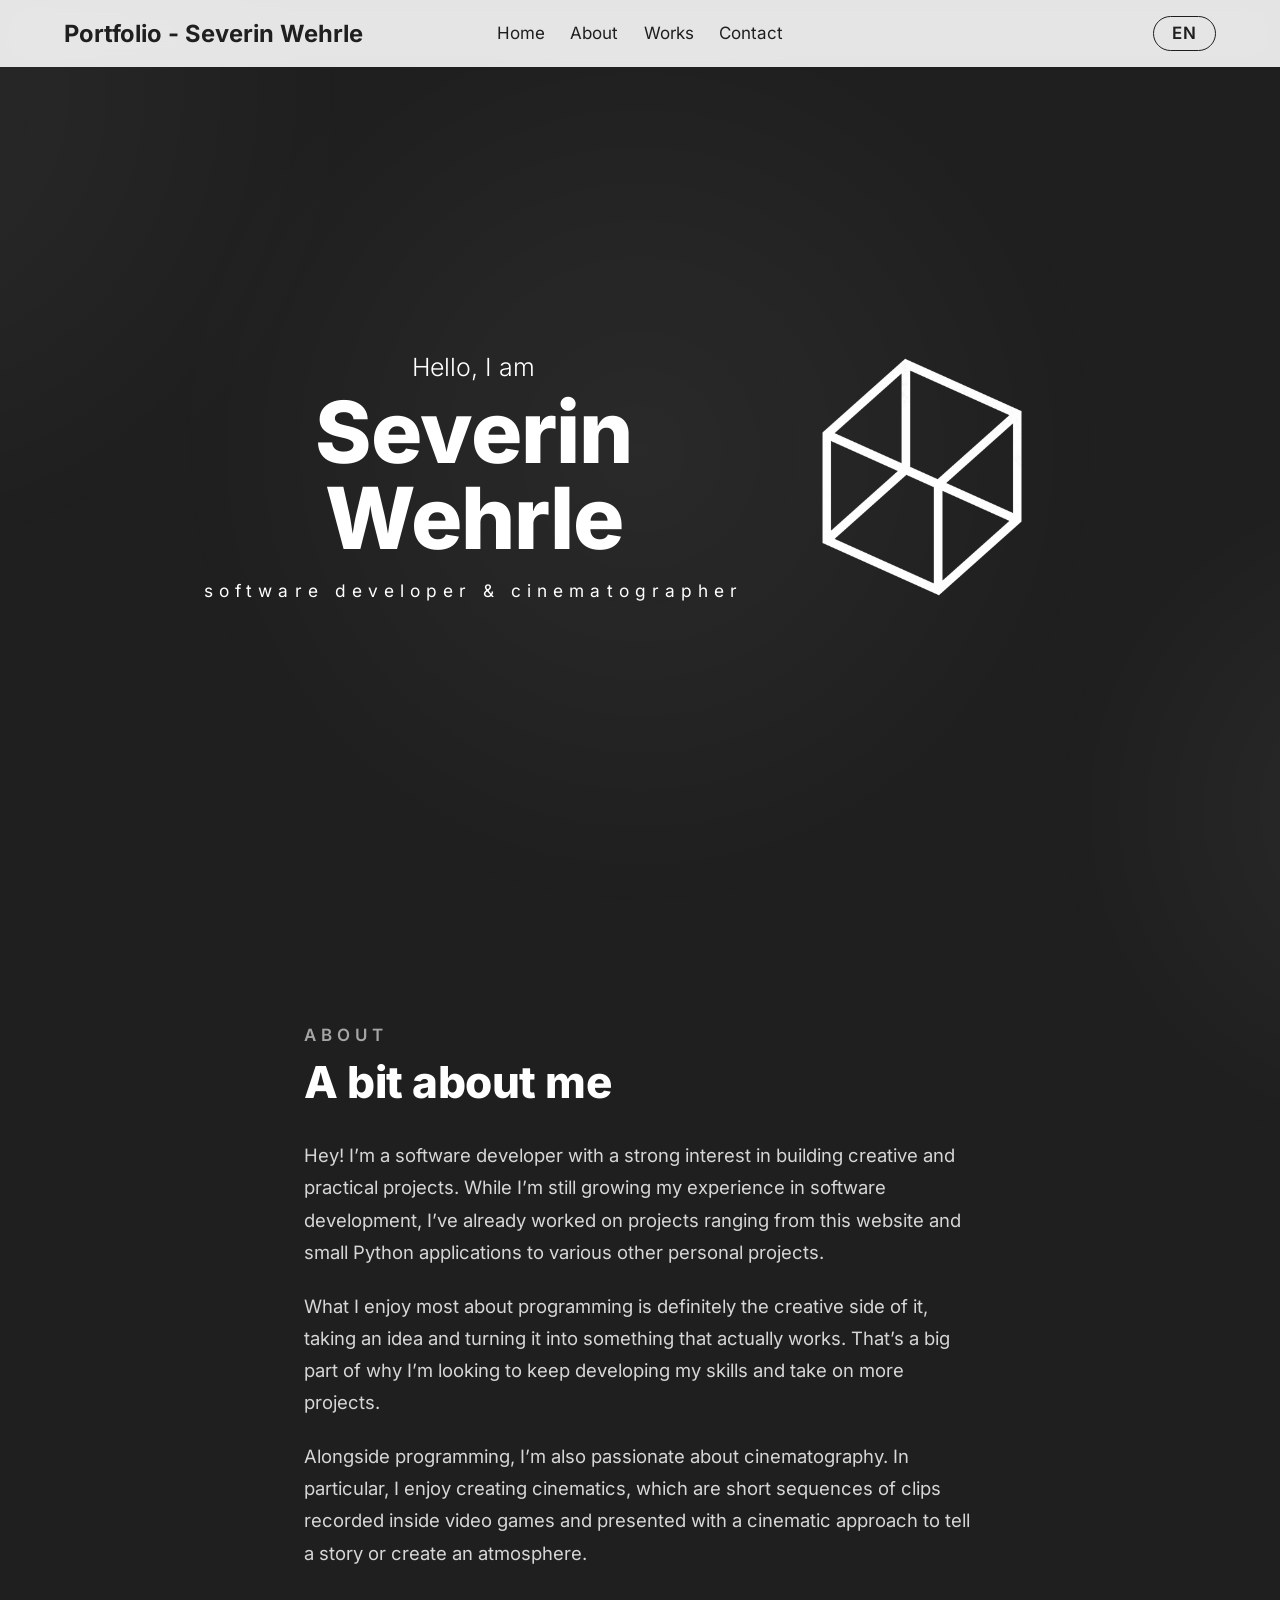
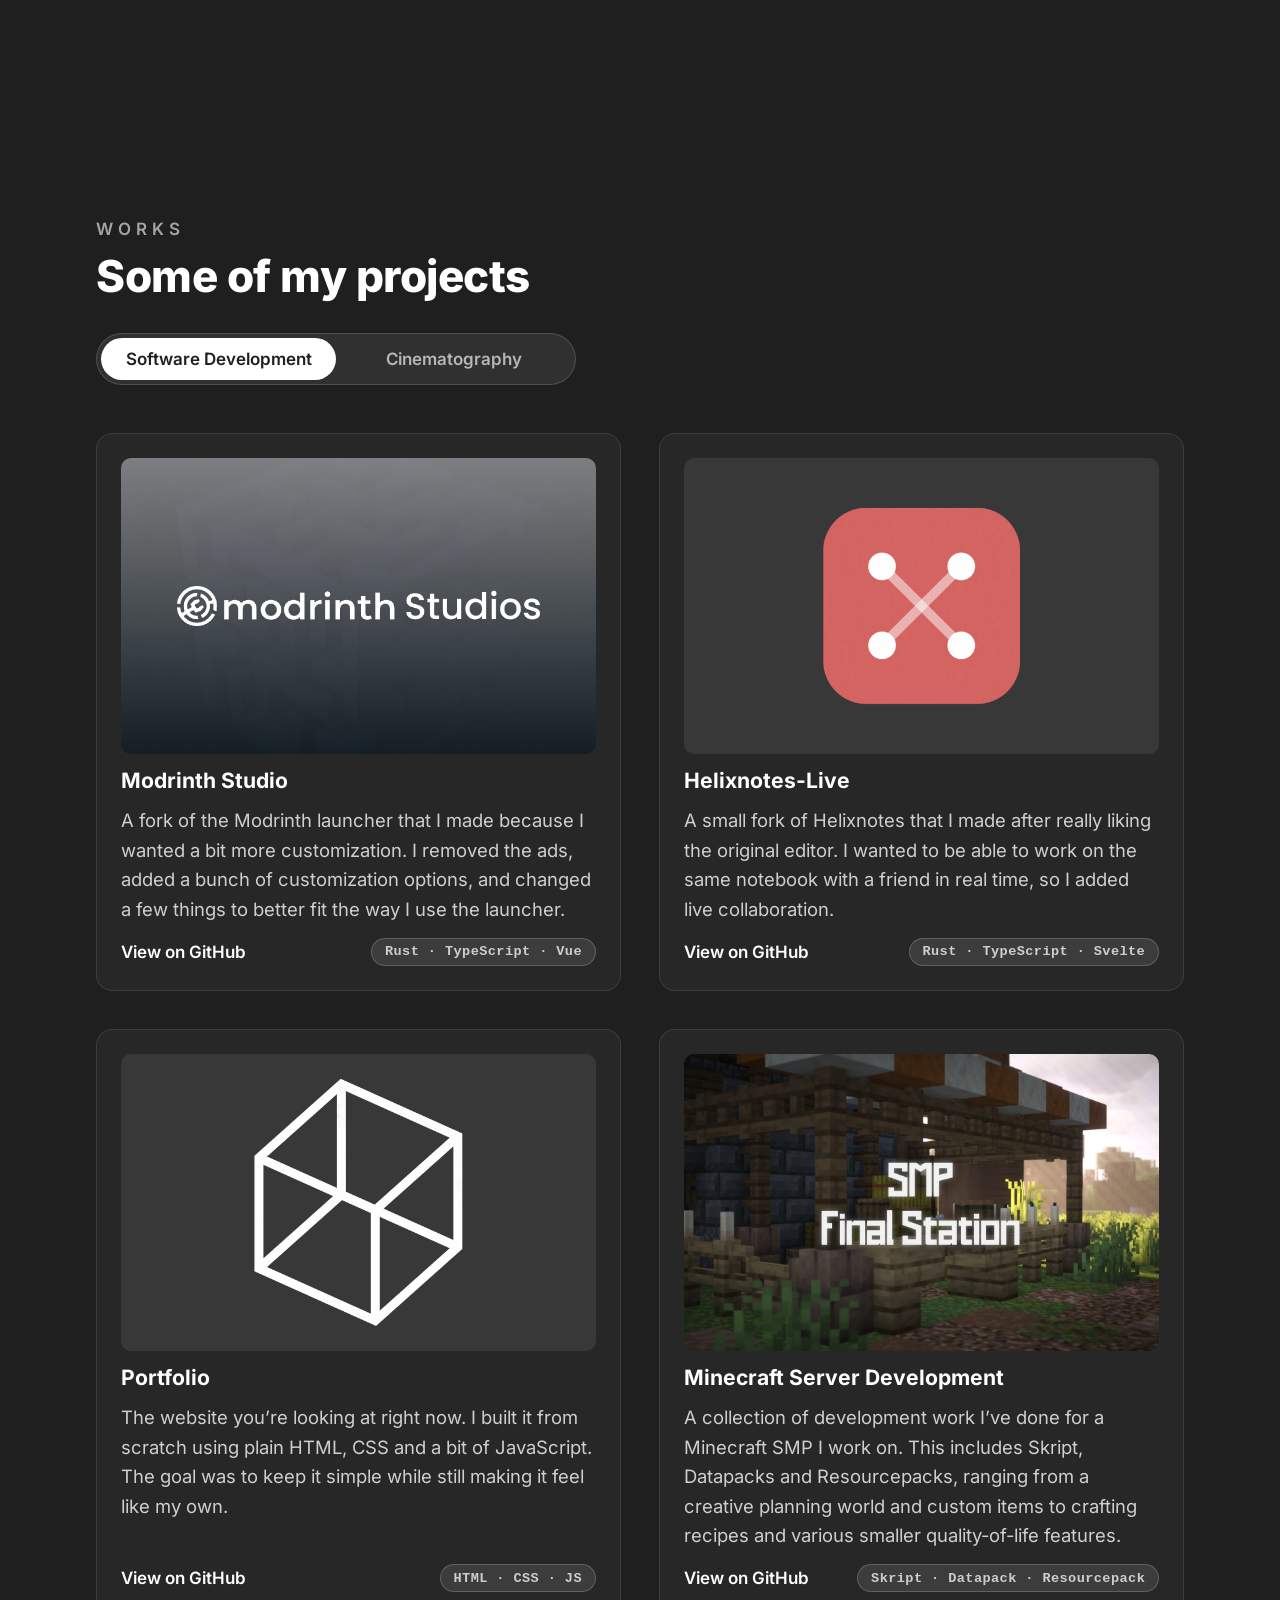
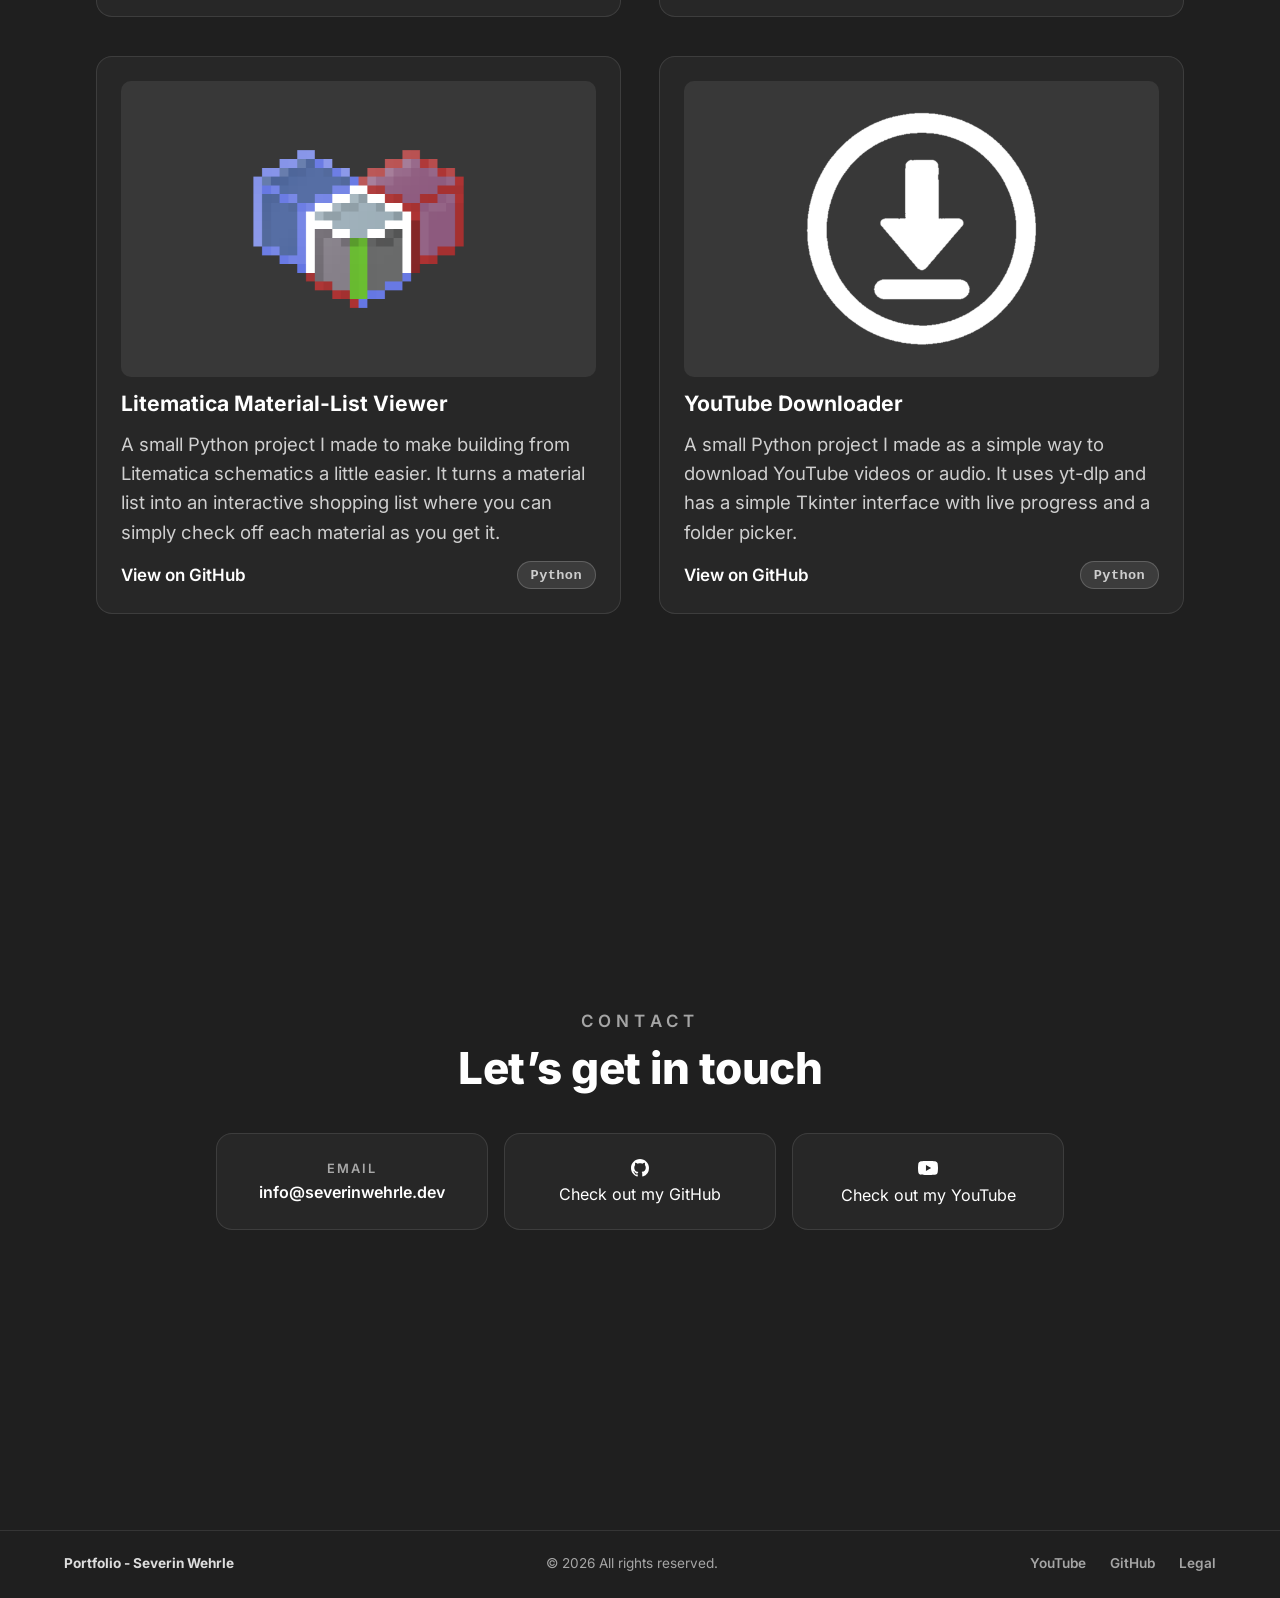
<file: index.html>
<!doctype html>
<html lang="en">
<head>
	<meta charset="UTF-8">
	<script>document.documentElement.classList.add('js');</script>
	<meta name="viewport" content="width=device-width, initial-scale=1">
	<meta name="description" content="Severin Wehrle - Portfolio. Software developer &amp; cinematographer." data-desc-en="Severin Wehrle - Portfolio. Software developer &amp; cinematographer." data-desc-de="Severin Wehrle - Portfolio. Softwareentwickler &amp; Filmemacher.">
	<link rel="canonical" href="https://severinwehrle.dev/">
	<link rel="icon" type="image/png" sizes="32x32" href="img/favicon-32.png">
	<link rel="apple-touch-icon" sizes="180x180" href="img/apple-touch-icon.png">
	<link rel="shortcut icon" href="/favicon.ico">
	<title data-en="Severin Wehrle Portfolio" data-de="Severin Wehrle Portfolio">Severin Wehrle Portfolio</title>

	<!-- Open Graph / Twitter Card -->
	<meta property="og:type" content="website">
	<meta property="og:url" content="https://severinwehrle.dev/">
	<meta property="og:title" content="Severin Wehrle - Portfolio">
	<meta property="og:description" content="Software developer &amp; cinematographer. Projects, works and contact.">
	<meta property="og:image" content="https://severinwehrle.dev/img/isoform-logo.png">
	<meta property="og:image:width" content="2048">
	<meta property="og:image:height" content="2048">
	<meta name="twitter:card" content="summary">
	<meta name="twitter:title" content="Severin Wehrle - Portfolio">
	<meta name="twitter:description" content="Software developer &amp; cinematographer. Projects, works and contact.">
	<meta name="twitter:image" content="https://severinwehrle.dev/img/isoform-logo.png">

	<link rel="stylesheet" href="css/style.css?v=20">
</head>
<body>
    <script>if ('scrollRestoration' in history) { history.scrollRestoration = 'manual'; }</script>
    <nav class="sticky-bar">
    <a href="#home" class="sticky-bar-title">
        <span class="nav-title">Portfolio - Severin Wehrle</span>
        <span class="tap-target" aria-hidden="true"></span>
    </a>

    <ul>
        <li><a href="#home" data-en="Home" data-de="Startseite">Home<span class="tap-target" aria-hidden="true"></span></a></li>
        <li><a href="#about" data-en="About" data-de="Über mich">About<span class="tap-target" aria-hidden="true"></span></a></li>
        <li><a href="#projects" data-en="Works" data-de="Projekte">Works<span class="tap-target" aria-hidden="true"></span></a></li>
        <li><a href="#contact" data-en="Contact" data-de="Kontakt">Contact<span class="tap-target" aria-hidden="true"></span></a></li>
    </ul>

    <button id="lang-toggle" class="lang-toggle" type="button" aria-label="EN – switch to German" data-en="EN" data-de="DE">EN</button>
</nav>

<section id="home" tabindex="-1">
    <div class="hero-row">
    <div class="home-text">
    <p class="greeting" data-en="Hello, I am" data-de="Hallo, ich bin">Hello, I am</p>
    <h1>Severin Wehrle</h1>
    <h2 class="subtitle" data-en="Software Developer &amp; Cinematographer" data-de="Applikationsentwickler &amp; Filmemacher">Software Developer &amp; Cinematographer</h2>
    </div>
    <img id="img" src="img/isoform-logo-hero.webp" width="800" height="800" alt="Logo">
    </div>
</section>

<section id="about" tabindex="-1">
    <div class="about-content">
        <p class="eyebrow" data-en="About" data-de="Über mich">About</p>
        <h2 class="about-title" data-en="A bit about me" data-de="Etwas über mich">A bit about me</h2>
        <div class="about-body">
        <p data-en="Hey! I’m a software developer with a strong interest in building creative and practical projects. While I’m still growing my experience in software development, I’ve already worked on projects ranging from this website and small Python applications to various other personal projects." data-de="Ich bin Software-Entwickler und arbeite gerne an nützlichen und kreativen Software-Projekten. Richtig viel Erfahrung hab ich noch nicht, aber ein paar Sachen hab ich doch schon umgesetzt: zum Beispiel diese Website hier, ein paar kleine Python-Tools und einige andere Projekte.">Hey! I’m a software developer with a strong interest in building creative and practical projects. While I’m still growing my experience in software development, I’ve already worked on projects ranging from this website and small Python applications to various other personal projects.</p>
        <p data-en="What I enjoy most about programming is definitely the creative side of it, taking an idea and turning it into something that actually works. That’s a big part of why I’m looking to keep developing my skills and take on more projects." data-de="Am liebsten mag ich daran die kreative Seite: aus einer Idee wird plötzlich etwas, das tatsächlich funktioniert. Genau deswegen will ich auch dranbleiben, meine Programmierkenntnisse weiter entwickeln und mich mit neuen Projekten auseinandersetzen.">What I enjoy most about programming is definitely the creative side of it, taking an idea and turning it into something that actually works. That’s a big part of why I’m looking to keep developing my skills and take on more projects.</p>
        <p data-en="Alongside programming, I’m also passionate about cinematography. In particular, I enjoy creating cinematics, which are short sequences of clips recorded inside video games and presented with a cinematic approach to tell a story or create an atmosphere." data-de="Neben dem Programmieren bin ich ausserdem ziemlich vom Filmemachen begeistert. Am liebsten drehe ich Cinematics: kurze Clips, die ich filmisch in Szene setze, um damit eine Geschichte zu erzählen oder eine bestimmte Stimmung zu erzeugen.">Alongside programming, I’m also passionate about cinematography. In particular, I enjoy creating cinematics, which are short sequences of clips recorded inside video games and presented with a cinematic approach to tell a story or create an atmosphere.</p>
        </div>
    </div>
</section>

<section id="projects" tabindex="-1">
    <div class="projects-content">
        <p class="eyebrow" data-en="Works" data-de="Projekte">Works</p>
        <h2 class="projects-title" data-en="Some of my projects" data-de="Einige meiner Projekte">Some of my projects</h2>

        <!-- dev/cinematography category switch -->
        <div class="works-toggle" data-active="dev">
            <button type="button" class="works-toggle-btn is-active" data-category="dev" aria-pressed="true" data-en="Software Development" data-de="Softwareentwicklung">Software Development<span class="tap-target" aria-hidden="true"></span></button>
            <button type="button" class="works-toggle-btn" data-category="cinematography" aria-pressed="false" data-en="Cinematography" data-de="Filmemachen">Cinematography<span class="tap-target" aria-hidden="true"></span></button>
            <span class="works-toggle-thumb" aria-hidden="true"></span>
        </div>

        <div class="projects-body">
            <!-- project cards, grouped by category -->
            <div class="projects-grid" data-category="dev">
                <div class="project-card">
                    <img loading="lazy" src="img/projects/dev/Modrinth_Studio_banner.jpg" alt="" onerror="this.style.visibility='hidden'">
                    <h3>Modrinth Studio</h3>
                    <p data-en="A fork of the Modrinth launcher that I made because I wanted a bit more customization. I removed the ads, added a bunch of customization options, and changed a few things to better fit the way I use the launcher." data-de="Ein Fork des Modrinth-Launchers, den ich gemacht habe, weil ich mir etwas mehr Anpassungsmöglichkeiten gewünscht habe. Ich habe die Werbung entfernt, verschiedene Anpassungsoptionen hinzugefügt und ein paar Dinge so verändert, dass der Launcher besser zu meiner Nutzung passt.">A fork of the Modrinth launcher that I made because I wanted a bit more customization. I removed the ads, added a bunch of customization options, and changed a few things to better fit the way I use the launcher.</p>
                    <div class="project-footer">
                                        <a href="https://github.com/Tigrolino/modrinth-studios" target="_blank" rel="nofollow noopener noreferrer" data-en="View on GitHub" data-de="Auf GitHub ansehen">View on GitHub<span class="tap-target" aria-hidden="true"></span></a>
                                        <span class="project-lang">Rust · TypeScript · Vue</span>
                    </div>
                </div>
                <div class="project-card">
                    <img loading="lazy" src="img/projects/dev/Helixnotes_live_banner.png" alt="" onerror="this.style.visibility='hidden'">
                    <h3>Helixnotes-Live</h3>
                    <p data-en="A small fork of Helixnotes that I made after really liking the original editor. I wanted to be able to work on the same notebook with a friend in real time, so I added live collaboration." data-de="Ein kleiner Fork von Helixnotes, den ich gemacht habe, nachdem mir der ursprüngliche Editor richtig gut gefallen hat. Ich wollte mit einem Freund in Echtzeit am selben Notizbuch arbeiten können, also habe ich eine Live-Zusammenarbeit eingebaut.">A small fork of Helixnotes that I made after really liking the original editor. I wanted to be able to work on the same notebook with a friend in real time, so I added live collaboration.</p>
                    <div class="project-footer">
                                        <a href="https://github.com/Tigrolino/Helixnotes-Live" target="_blank" rel="nofollow noopener noreferrer" data-en="View on GitHub" data-de="Auf GitHub ansehen">View on GitHub<span class="tap-target" aria-hidden="true"></span></a>
                                        <span class="project-lang">Rust · TypeScript · Svelte</span>
                    </div>
                </div>
                <div class="project-card">
                    <img loading="lazy" src="img/projects/dev/Portfolio_banner.png" alt="" onerror="this.style.visibility='hidden'">
                    <h3>Portfolio</h3>
                    <p data-en="The website you’re looking at right now. I built it from scratch using plain HTML, CSS and a bit of JavaScript. The goal was to keep it simple while still making it feel like my own." data-de="Die Website, die du gerade anschaust. Ich habe sie von Grund auf mit HTML, CSS und etwas JavaScript gebaut. Dabei wollte ich sie bewusst einfach halten und trotzdem meinen eigenen Stil einbringen.">The website you’re looking at right now. I built it from scratch using plain HTML, CSS and a bit of JavaScript. The goal was to keep it simple while still making it feel like my own.</p>
                    <div class="project-footer">
                                        <a href="https://github.com/Nicolas-Wehrle/Personal_Portfolio" target="_blank" rel="noopener noreferrer" data-en="View on GitHub" data-de="Auf GitHub ansehen">View on GitHub<span class="tap-target" aria-hidden="true"></span></a>
                                        <span class="project-lang">HTML · CSS · JS</span>
                    </div>
                </div>
                <div class="project-card">
                    <img loading="lazy" src="img/projects/dev/final-station-banner.jpg" alt="" onerror="this.style.visibility='hidden'">
                    <h3>Minecraft Server Development</h3>
                    <p data-en="A collection of development work I’ve done for a Minecraft SMP I work on. This includes Skript, Datapacks and Resourcepacks, ranging from a creative planning world and custom items to crafting recipes and various smaller quality-of-life features." data-de="Eine Sammlung von Entwicklungsarbeiten für einen Minecraft-Server, an dem ich mitarbeite. Dazu gehören Skript, Datapacks und Resourcepacks, von einer kreativen Planungswelt und eigenen Gegenständen bis hin zu Crafting-Rezepten und verschiedenen kleineren Quality-of-Life-Features.">A collection of development work I’ve done for a Minecraft SMP I work on. This includes Skript, Datapacks and Resourcepacks, ranging from a creative planning world and custom items to crafting recipes and various smaller quality-of-life features.</p>
                    <div class="project-footer">
                                        <a href="https://github.com/Tigrolino/Final-Station" target="_blank" rel="nofollow noopener noreferrer" data-en="View on GitHub" data-de="Auf GitHub ansehen">View on GitHub<span class="tap-target" aria-hidden="true"></span></a>
                                        <span class="project-lang">Skript · Datapack · Resourcepack</span>
                    </div>
                </div>
                <div class="project-card">
                    <img loading="lazy" src="img/projects/dev/Litematica_banner.png" alt="" onerror="this.style.visibility='hidden'">
                    <h3>Litematica Material-List Viewer</h3>
                    <p data-en="A small Python project I made to make building from Litematica schematics a little easier. It turns a material list into an interactive shopping list where you can simply check off each material as you get it." data-de="Ein kleines Python-Projekt, das ich gemacht habe, um das Bauen mit Litematica-Schematics etwas einfacher zu machen. Es verwandelt eine Materialliste in eine interaktive Einkaufsliste, auf der du die einzelnen Materialien einfach abhaken kannst, sobald du sie hast.">A small Python project I made to make building from Litematica schematics a little easier. It turns a material list into an interactive shopping list where you can simply check off each material as you get it.</p>
                    <div class="project-footer">
                                        <a href="https://github.com/Tigrolino/litematica-material-helper" target="_blank" rel="nofollow noopener noreferrer" data-en="View on GitHub" data-de="Auf GitHub ansehen">View on GitHub<span class="tap-target" aria-hidden="true"></span></a>
                                        <span class="project-lang">Python</span>
                    </div>
                </div>
                <div class="project-card">
                    <img loading="lazy" src="img/projects/dev/youtube_downloader_banner.png" alt="" onerror="this.style.visibility='hidden'">
                    <h3>YouTube Downloader</h3>
                    <p data-en="A small Python project I made as a simple way to download YouTube videos or audio. It uses yt-dlp and has a simple Tkinter interface with live progress and a folder picker." data-de="Ein kleines Python-Projekt, das ich als einfache Möglichkeit zum Herunterladen von YouTube-Videos oder Audio gemacht habe. Es nutzt yt-dlp und hat eine einfache Tkinter-Oberfläche mit Live-Fortschrittsanzeige und Ordnerauswahl.">A small Python project I made as a simple way to download YouTube videos or audio. It uses yt-dlp and has a simple Tkinter interface with live progress and a folder picker.</p>
                    <div class="project-footer">
                                        <a href="https://github.com/Tigrolino/Youtube-Downloader" target="_blank" rel="nofollow noopener noreferrer" data-en="View on GitHub" data-de="Auf GitHub ansehen">View on GitHub<span class="tap-target" aria-hidden="true"></span></a>
                                        <span class="project-lang">Python</span>
                    </div>
                </div>
            </div>

            <div class="projects-grid is-hidden" data-category="cinematography">
                <div class="project-card">
                    <img loading="lazy" src="img/projects/cinema/a-train-to-yesterday-banner.jpg" alt="" onerror="this.style.visibility='hidden'">
                    <h3>A Train to Yesterday</h3>
                    <p data-en="A project I made for school. Premiere Pro did most of the heavy lifting, mainly because of the number of filmmaking techniques I used. It’s also the longest cinematic I’ve made so far." data-de="Ein Projekt, das ich für die Schule gemacht habe. Den grössten Teil der Arbeit hab ich dabei in Premiere Pro gemacht, vor allem wegen der vielen Filmtechniken, die ich verwendet habe. Es ist ausserdem das längste Cinematic, das ich bisher gemacht habe.">A project I made for school. Premiere Pro did most of the heavy lifting, mainly because of the number of filmmaking techniques I used. It’s also the longest cinematic I’ve made so far.</p>
                    <div class="project-footer">
                                        <a href="https://www.youtube.com/watch?v=mZZh2PKNnKI" target="_blank" rel="noopener noreferrer" data-en="Watch on YouTube" data-de="Auf YouTube ansehen">Watch on YouTube<span class="tap-target" aria-hidden="true"></span></a>
                                        <span class="project-lang">Minecraft Cinematic</span>
                    </div>
                </div>
                <div class="project-card">
                    <img loading="lazy" src="img/projects/cinema/advertisement-banner.jpg" alt="" onerror="this.style.visibility='hidden'">
                    <h3>Galaxy Watch6 Advertisement</h3>
                    <p data-en="A Blender animation for an advertisement we had to make at school. I did a lot of the editing in Premiere Pro, but I also had to use Blender for the first time, which was a completely new experience for me." data-de="Eine Blender-Animation für eine Werbung, die wir für die Schule machen mussten. Einen grossen Teil des Schnitts habe ich in Premiere Pro gemacht, musste dafür aber auch zum ersten Mal mit Blender arbeiten, was für mich eine komplett neue Erfahrung war.">A Blender animation for an advertisement we had to make at school. I did a lot of the editing in Premiere Pro, but I also had to use Blender for the first time, which was a completely new experience for me.</p>
                    <div class="project-footer">
                                        <a href="https://www.youtube.com/watch?v=RyvfWaTK93o" target="_blank" rel="noopener noreferrer" data-en="Watch on YouTube" data-de="Auf YouTube ansehen">Watch on YouTube<span class="tap-target" aria-hidden="true"></span></a>
                                        <span class="project-lang">Blender Animation</span>
                    </div>
                </div>
                <div class="project-card">
                    <img loading="lazy" src="img/projects/cinema/soulweaver-banner.jpg" alt="" onerror="this.style.visibility='hidden'">
                    <h3>Music Video: Soulweaver - Goldeagle</h3>
                    <p data-en="A little cinematic I made for a friend to showcase a song he made for his Minecraft mod, which adds a bunch of music to the game." data-de="Ein kleines Cinematic, das ich für das Lied eines Freundes gemacht habe, das er für seine Minecraft-Mod komponiert hat. Die Mod fügt dem Spiel eine ganze Menge Musik hinzu.">A little cinematic I made for a friend to showcase a song he made for his Minecraft mod, which adds a bunch of music to the game.</p>
                    <div class="project-footer">
                                        <a href="https://www.youtube.com/watch?v=dWaN15w6sZo" target="_blank" rel="noopener noreferrer" data-en="Watch on YouTube" data-de="Auf YouTube ansehen">Watch on YouTube<span class="tap-target" aria-hidden="true"></span></a>
                                        <span class="project-lang">Minecraft Cinematic</span>
                    </div>
                </div>
                <div class="project-card">
                    <img loading="lazy" src="img/projects/cinema/forest_banner.jpg" alt="" onerror="this.style.visibility='hidden'">
                    <h3>Forest</h3>
                    <p data-en="One of the first cinematics I made. I started working on it pretty much out of nowhere, and I honestly don’t remember much about how it came together. I still really like it, though." data-de="Eines meiner ersten Cinematics. Ich habe ziemlich spontan damit angefangen und kann mich ehrlich gesagt kaum noch daran erinnern, wie es entstanden ist. Trotzdem mag ich es bis heute richtig gerne.">One of the first cinematics I made. I started working on it pretty much out of nowhere, and I honestly don’t remember much about how it came together. I still really like it, though.</p>
                    <div class="project-footer">
                                        <a href="https://www.youtube.com/watch?v=NDcb5kQOQ00" target="_blank" rel="noopener noreferrer" data-en="Watch on YouTube" data-de="Auf YouTube ansehen">Watch on YouTube<span class="tap-target" aria-hidden="true"></span></a>
                                        <span class="project-lang">Minecraft Cinematic</span>
                    </div>
                </div>
                <div class="project-card">
                    <img loading="lazy" src="img/projects/cinema/I-Entered-a-World-Lost-to-Time-Banner.jpg" alt="" onerror="this.style.visibility='hidden'">
                    <h3>I Entered a World Lost to Time</h3>
                    <p data-en="A fairly large project I made with a friend to showcase a roleplay server. I mainly worked on the sound design, but I also co-directed the entire project." data-de="Ein ziemlich grosses Projekt, das ich zusammen mit einem Freund gemacht habe, um einen Roleplay-Server zu zeigen. Ich habe hauptsächlich am Sounddesign gearbeitet, aber auch bei der Regie des gesamten Projekts mitgewirkt.">A fairly large project I made with a friend to showcase a roleplay server. I mainly worked on the sound design, but I also co-directed the entire project.</p>
                    <div class="project-footer">
                                        <a href="https://www.youtube.com/watch?v=65bB1fDl7TU" target="_blank" rel="noopener noreferrer" data-en="Watch on YouTube" data-de="Auf YouTube ansehen">Watch on YouTube<span class="tap-target" aria-hidden="true"></span></a>
                                        <span class="project-lang">Sound design</span>
                    </div>
                </div>
                <div class="project-card">
                    <img loading="lazy" src="img/projects/cinema/portal_banner.jpg" alt="" onerror="this.style.visibility='hidden'">
                    <h3>Portal</h3>
                    <p data-en="This started as a test to see if a “void” effect was possible, but it turned out really well. I still think it’s one of the best cinematics I’ve made." data-de="Das Ganze hat als Test angefangen, um zu sehen, ob sich ein „Void“-Effekt umsetzen lässt. Am Ende ist aber richtig etwas Gutes daraus geworden. Ich finde immer noch, dass es eines meiner besten Cinematics ist.">This started as a test to see if a “void” effect was possible, but it turned out really well. I still think it’s one of the best cinematics I’ve made.</p>
                    <div class="project-footer">
                                        <a href="https://youtu.be/aMN9bXK5tOU" target="_blank" rel="noopener noreferrer" data-en="Watch on YouTube" data-de="Auf YouTube ansehen">Watch on YouTube<span class="tap-target" aria-hidden="true"></span></a>
                                        <span class="project-lang">Minecraft Cinematic</span>
                    </div>
                </div>
            </div>
        </div>
    </div>
</section>

<section id="contact" tabindex="-1">
    <div class="contact-content">
        <p class="eyebrow" data-en="Contact" data-de="Kontakt">Contact</p>
        <h2 class="contact-title" data-en="Let’s get in touch" data-de="Schreib mir einfach">Let’s get in touch</h2>
        <div class="contact-links">
            <a class="contact-link" href="mailto:info@severinwehrle.dev">
                <span class="contact-label" data-en="Email" data-de="E-Mail">Email</span>
                <span class="contact-value">info@severinwehrle.dev</span>
            </a>
            <a class="contact-link contact-link-button" href="https://github.com/Tigrolino" target="_blank" rel="nofollow noopener noreferrer" data-en="Check out my GitHub" data-de="Mein GitHub ansehen"><svg viewBox="0 0 16 16" width="18" height="18" aria-hidden="true" focusable="false"><path fill="currentColor" d="M8 0C3.58 0 0 3.58 0 8c0 3.54 2.29 6.53 5.47 7.59.4.07.55-.17.55-.38 0-.19-.01-.82-.01-1.49-2.01.37-2.53-.49-2.69-.94-.09-.23-.48-.94-.82-1.13-.28-.15-.68-.52-.01-.53.63-.01 1.08.58 1.23.82.72 1.21 1.87.87 2.33.66.07-.52.28-.87.51-1.07-1.78-.2-3.64-.89-3.64-3.95 0-.87.31-1.59.82-2.15-.08-.2-.36-1.02.08-2.12 0 0 .67-.21 2.2.82.64-.18 1.32-.27 2-.27.68 0 1.36.09 2 .27 1.53-1.04 2.2-.82 2.2-.82.44 1.1.16 1.92.08 2.12.51.56.82 1.27.82 2.15 0 3.07-1.87 3.75-3.65 3.95.29.25.54.73.54 1.48 0 1.07-.01 1.93-.01 2.2 0 .21.15.46.55.38A8.01 8.01 0 0 0 16 8c0-4.42-3.58-8-8-8Z"></path></svg>Check out my GitHub<span class="tap-target" aria-hidden="true"></span></a>
            <a class="contact-link contact-link-button" href="https://www.youtube.com/@Tigrolino" target="_blank" rel="nofollow noopener noreferrer" data-en="Check out my YouTube" data-de="Mein YouTube ansehen"><svg viewBox="0 0 24 24" width="20" height="20" aria-hidden="true" focusable="false"><path fill="currentColor" d="M23.498 6.186a2.994 2.994 0 0 0-2.107-2.117C19.505 3.545 12 3.545 12 3.545s-7.505 0-9.391.524A2.994 2.994 0 0 0 .502 6.186 31.6 31.6 0 0 0 0 12a31.6 31.6 0 0 0 .502 5.814 2.994 2.994 0 0 0 2.107 2.117c1.886.524 9.391.524 9.391.524s7.505 0 9.391-.524a2.994 2.994 0 0 0 2.107-2.117A31.6 31.6 0 0 0 24 12a31.6 31.6 0 0 0-.502-5.814ZM9.545 15.568V8.432L15.818 12l-6.273 3.568Z"></path></svg>Check out my YouTube<span class="tap-target" aria-hidden="true"></span></a>
        </div>
    </div>
</section>

<footer class="site-footer">
    <div class="site-footer-inner">
        <p class="footer-left">Portfolio - Severin Wehrle</p>
        <p class="footer-center">&copy; <span id="footer-year">2026</span> <span data-en="All rights reserved." data-de="Alle Rechte vorbehalten.">All rights reserved.</span></p>
        <div class="footer-right">
            <a href="https://www.youtube.com/@Tigrolino" target="_blank" rel="nofollow noopener noreferrer">YouTube<span class="tap-target" aria-hidden="true"></span></a>
            <a href="https://github.com/Tigrolino" target="_blank" rel="nofollow noopener noreferrer">GitHub<span class="tap-target" aria-hidden="true"></span></a>
            <a href="legal.html" class="lang-link" data-en="Legal" data-de="Rechtliches">Legal<span class="tap-target" aria-hidden="true"></span></a>
        </div>
    </div>
</footer>

<script src="js/lang.js?v=5" defer></script>
<script src="js/reveal.js?v=2" defer></script>
<script src="js/works.js?v=3" defer></script>

<!-- Lenis Smooth Scroll Script -->
<script src="js/lenis.min.js"></script>
<script>
    const prefersReducedMotion = window.matchMedia('(prefers-reduced-motion: reduce)').matches;
    const lenis = prefersReducedMotion ? null : new Lenis({
        duration: 0.75,
        easing: (t) => Math.min(1, 1.001 - Math.pow(2, -10 * t)),
        smoothWheel: true,
    });

    if (lenis) {
        function raf(time) {
            lenis.raf(time);
            requestAnimationFrame(raf);
        }
        requestAnimationFrame(raf);
    }

    // Scrolls to a section via Lenis (falls back to scrollIntoView),
    // moves focus there so keyboard users can tell where they landed,
    // and updates the URL hash - all three of which e.preventDefault()
    // below otherwise blocks the browser from doing on its own.
    function goToSection(section, hash) {
        if (lenis) {
            lenis.scrollTo(section, { offset: -80 });
        } else {
            section.scrollIntoView({ behavior: 'auto', block: 'start' });
        }
        section.focus({ preventScroll: true });
        if (hash) history.pushState(null, '', hash);
    }

    document.querySelectorAll('a[href^="#"]').forEach((link) => {
        link.addEventListener('click', (e) => {
            const hash = link.getAttribute('href');
            const target = document.querySelector(hash);
            if (!target) return;
            e.preventDefault();
            goToSection(target, hash);
        });
    });

    // Keep the footer's copyright year current without needing a manual edit.
    const footerYear = document.getElementById('footer-year');
    if (footerYear) footerYear.textContent = new Date().getFullYear();

    // Alt+1-4 jump to a section. Needs a modifier (WCAG 2.1.4) - Ctrl is
    // out since Ctrl+1-8 already switches browser tabs. Matched on e.code,
    // not e.key: on macOS, Option+1 types "¡" (not "1"), since key
    // reflects the composed character while code stays physical/layout-
    // independent.
    const sectionShortcuts = { Digit1: '#home', Digit2: '#about', Digit3: '#projects', Digit4: '#contact' };
    document.addEventListener('keydown', (e) => {
        if (!e.altKey || e.ctrlKey || e.metaKey || e.shiftKey) return;
        const el = e.target;
        if (el && (el.tagName === 'INPUT' || el.tagName === 'TEXTAREA' || el.isContentEditable)) return;

        const hash = sectionShortcuts[e.code];
        if (!hash) return;
        const section = document.querySelector(hash);
        if (!section) return;

        e.preventDefault();
        goToSection(section, hash);
    });
</script>
</body>
</html>
</file>
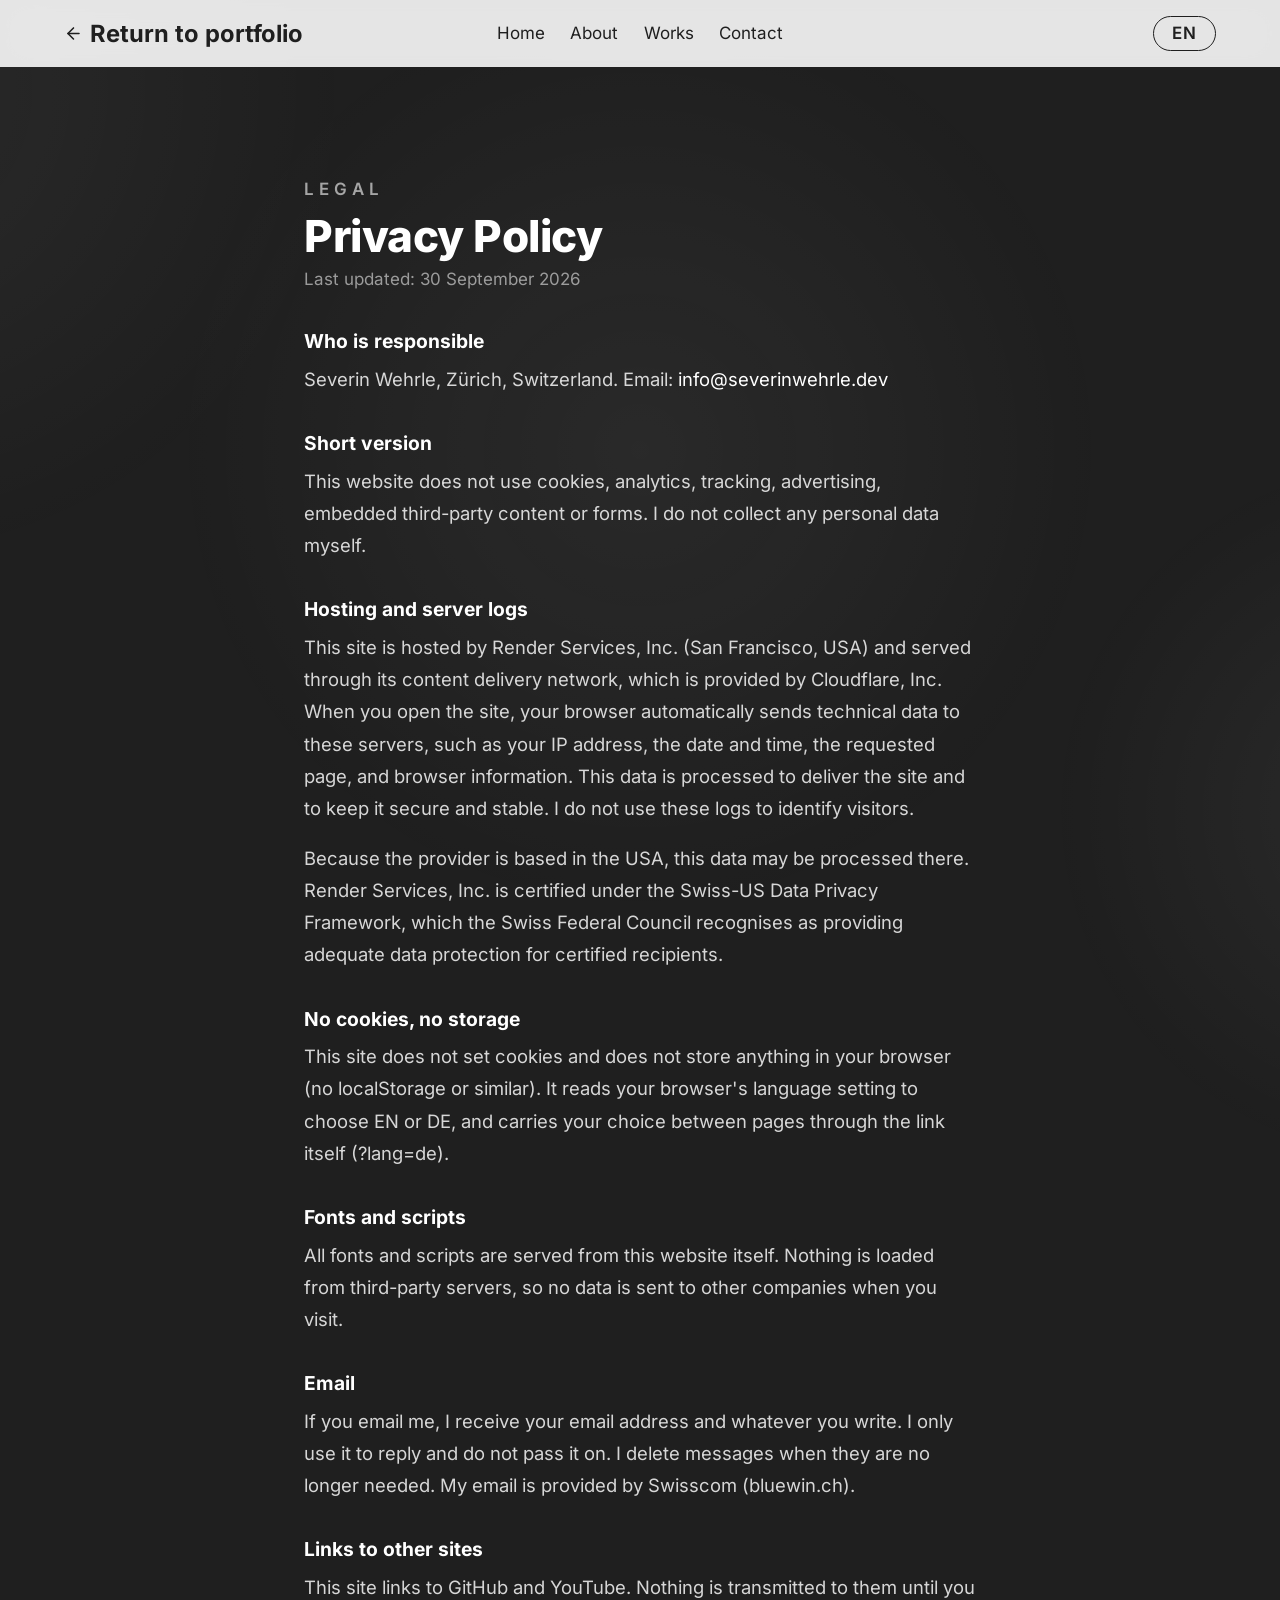
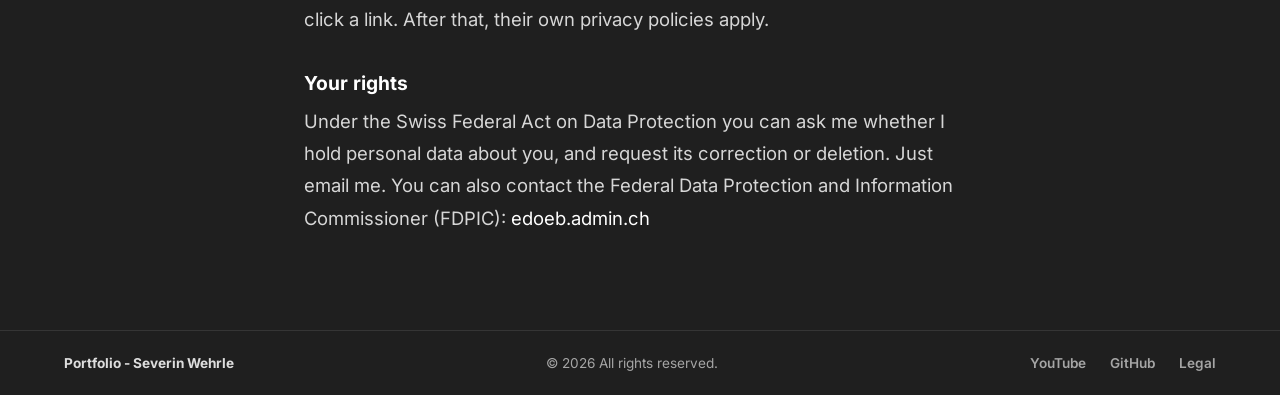
<file: legal.html>
<!doctype html>
<html lang="en">
<head>
	<meta charset="UTF-8">
	<script>document.documentElement.classList.add('js');</script>
	<meta name="viewport" content="width=device-width, initial-scale=1">
	<meta name="description" content="Severin Wehrle - Privacy Policy." data-desc-en="Severin Wehrle - Privacy Policy." data-desc-de="Severin Wehrle - Datenschutzerklärung.">
	<meta name="robots" content="noindex">
	<link rel="canonical" href="https://severinwehrle.dev/legal.html">
	<link rel="icon" type="image/png" sizes="32x32" href="img/favicon-32.png">
	<link rel="apple-touch-icon" sizes="180x180" href="img/apple-touch-icon.png">
	<link rel="shortcut icon" href="/favicon.ico">
	<title data-en="Legal - Severin Wehrle" data-de="Rechtliches - Severin Wehrle">Legal - Severin Wehrle</title>
	<link rel="stylesheet" href="css/style.css?v=20">
</head>
<body>
    <script>if ('scrollRestoration' in history) { history.scrollRestoration = 'manual'; }</script>
    <nav class="sticky-bar">
    <a href="index.html" class="sticky-bar-title back-link lang-link">
        <span class="back-arrow" aria-hidden="true"><svg viewBox="0 0 24 24" fill="none" stroke="currentColor" stroke-width="2" stroke-linecap="round" stroke-linejoin="round"><line x1="19" y1="12" x2="5" y2="12"></line><polyline points="12 19 5 12 12 5"></polyline></svg></span>
        <span class="nav-title" data-en="Return to portfolio" data-de="Zurück zum Portfolio">Return to portfolio</span>
        <span class="tap-target" aria-hidden="true"></span>
    </a>

    <ul>
        <li><a href="index.html#home" class="lang-link" data-en="Home" data-de="Startseite">Home<span class="tap-target" aria-hidden="true"></span></a></li>
        <li><a href="index.html#about" class="lang-link" data-en="About" data-de="Über mich">About<span class="tap-target" aria-hidden="true"></span></a></li>
        <li><a href="index.html#projects" class="lang-link" data-en="Works" data-de="Projekte">Works<span class="tap-target" aria-hidden="true"></span></a></li>
        <li><a href="index.html#contact" class="lang-link" data-en="Contact" data-de="Kontakt">Contact<span class="tap-target" aria-hidden="true"></span></a></li>
    </ul>

    <button id="lang-toggle" class="lang-toggle" type="button" aria-label="EN – switch to German" data-en="EN" data-de="DE">EN</button>
</nav>

<section id="legal">
    <div class="legal-content">
        <p class="eyebrow" data-en="Legal" data-de="Rechtliches">Legal</p>
        <h1 class="legal-title" data-en="Privacy Policy" data-de="Datenschutzerklärung">Privacy Policy</h1>
        <p class="legal-updated" data-en="Last updated: 30 September 2026" data-de="Stand: 30. September 2026">Last updated: 30 September 2026</p>

        <div class="legal-body">
            <h3 data-en="Who is responsible" data-de="Verantwortlicher">Who is responsible</h3>
            <p data-en="Severin Wehrle, Zürich, Switzerland. Email: " data-de="Severin Wehrle, Zürich, Schweiz. E-Mail: ">Severin Wehrle, Zürich, Switzerland. Email: <a href="mailto:info@severinwehrle.dev">info@severinwehrle.dev</a></p>

            <h3 data-en="Short version" data-de="Kurzfassung">Short version</h3>
            <p data-en="This website does not use cookies, analytics, tracking, advertising, embedded third-party content or forms. I do not collect any personal data myself." data-de="Diese Website verwendet keine Cookies, keine Analyse- oder Tracking-Tools, keine Werbung, keine eingebetteten Inhalte von Dritten und keine Formulare. Ich selbst erhebe keine Personendaten.">This website does not use cookies, analytics, tracking, advertising, embedded third-party content or forms. I do not collect any personal data myself.</p>

            <h3 data-en="Hosting and server logs" data-de="Hosting und Server-Logs">Hosting and server logs</h3>
            <p data-en="This site is hosted by Render Services, Inc. (San Francisco, USA) and served through its content delivery network, which is provided by Cloudflare, Inc. When you open the site, your browser automatically sends technical data to these servers, such as your IP address, the date and time, the requested page, and browser information. This data is processed to deliver the site and to keep it secure and stable. I do not use these logs to identify visitors." data-de="Die Website wird von Render Services, Inc. (San Francisco, USA) gehostet und über dessen Content-Delivery-Network ausgeliefert, das von Cloudflare, Inc. bereitgestellt wird. Beim Aufruf der Website sendet dein Browser automatisch technische Daten an diese Server, zum Beispiel deine IP-Adresse, Datum und Uhrzeit, die aufgerufene Seite und Browserinformationen. Diese Daten werden bearbeitet, um die Website auszuliefern und den sicheren und stabilen Betrieb zu gewährleisten. Ich verwende diese Logs nicht, um Besucher zu identifizieren.">This site is hosted by Render Services, Inc. (San Francisco, USA) and served through its content delivery network, which is provided by Cloudflare, Inc. When you open the site, your browser automatically sends technical data to these servers, such as your IP address, the date and time, the requested page, and browser information. This data is processed to deliver the site and to keep it secure and stable. I do not use these logs to identify visitors.</p>
            <p data-en="Because the provider is based in the USA, this data may be processed there. Render Services, Inc. is certified under the Swiss-US Data Privacy Framework, which the Swiss Federal Council recognises as providing adequate data protection for certified recipients." data-de="Da der Anbieter seinen Sitz in den USA hat, können diese Daten dort bearbeitet werden. Render Services, Inc. ist unter dem Swiss-US Data Privacy Framework zertifiziert. Der Bundesrat anerkennt für zertifizierte Empfänger ein angemessenes Datenschutzniveau.">Because the provider is based in the USA, this data may be processed there. Render Services, Inc. is certified under the Swiss-US Data Privacy Framework, which the Swiss Federal Council recognises as providing adequate data protection for certified recipients.</p>

            <h3 data-en="No cookies, no storage" data-de="Keine Cookies, keine Speicherung">No cookies, no storage</h3>
            <p data-en="This site does not set cookies and does not store anything in your browser (no localStorage or similar). It reads your browser's language setting to choose EN or DE, and carries your choice between pages through the link itself (?lang=de)." data-de="Diese Website setzt keine Cookies und speichert nichts in deinem Browser (kein localStorage o. Ä.). Sie liest die Spracheinstellung deines Browsers aus, um EN oder DE zu wählen, und trägt deine Auswahl über den Link selbst zwischen den Seiten weiter (?lang=de).">This site does not set cookies and does not store anything in your browser (no localStorage or similar). It reads your browser's language setting to choose EN or DE, and carries your choice between pages through the link itself (?lang=de).</p>

            <h3 data-en="Fonts and scripts" data-de="Schriften und Skripte">Fonts and scripts</h3>
            <p data-en="All fonts and scripts are served from this website itself. Nothing is loaded from third-party servers, so no data is sent to other companies when you visit." data-de="Alle Schriften und Skripte werden von dieser Website selbst ausgeliefert. Es wird nichts von Servern Dritter geladen, daher werden beim Besuch keine Daten an andere Unternehmen übermittelt.">All fonts and scripts are served from this website itself. Nothing is loaded from third-party servers, so no data is sent to other companies when you visit.</p>

            <h3 data-en="Email" data-de="E-Mail">Email</h3>
            <p data-en="If you email me, I receive your email address and whatever you write. I only use it to reply and do not pass it on. I delete messages when they are no longer needed. My email is provided by Swisscom (bluewin.ch)." data-de="Wenn du mir eine E-Mail schreibst, erhalte ich deine E-Mail-Adresse und deine Nachricht. Ich verwende sie nur, um dir zu antworten, und gebe sie nicht weiter. Nachrichten lösche ich, sobald ich sie nicht mehr brauche. Mein E-Mail-Dienst wird von Swisscom (bluewin.ch) bereitgestellt.">If you email me, I receive your email address and whatever you write. I only use it to reply and do not pass it on. I delete messages when they are no longer needed. My email is provided by Swisscom (bluewin.ch).</p>

            <h3 data-en="Links to other sites" data-de="Links auf andere Websites">Links to other sites</h3>
            <p data-en="This site links to GitHub and YouTube. Nothing is transmitted to them until you click a link. After that, their own privacy policies apply." data-de="Diese Website verlinkt auf GitHub und YouTube. Bis du einen Link anklickst, werden keine Daten dorthin übermittelt. Danach gelten deren eigene Datenschutzerklärungen.">This site links to GitHub and YouTube. Nothing is transmitted to them until you click a link. After that, their own privacy policies apply.</p>

            <h3 data-en="Your rights" data-de="Deine Rechte">Your rights</h3>
            <p data-en="Under the Swiss Federal Act on Data Protection you can ask me whether I hold personal data about you, and request its correction or deletion. Just email me. You can also contact the Federal Data Protection and Information Commissioner (FDPIC): " data-de="Nach dem Schweizer Datenschutzgesetz kannst du bei mir Auskunft darüber verlangen, ob ich Personendaten über dich bearbeite, und die Berichtigung oder Löschung verlangen. Schreib mir dazu einfach eine E-Mail. Du kannst dich ausserdem an den Eidgenössischen Datenschutz- und Öffentlichkeitsbeauftragten (EDÖB) wenden: ">Under the Swiss Federal Act on Data Protection you can ask me whether I hold personal data about you, and request its correction or deletion. Just email me. You can also contact the Federal Data Protection and Information Commissioner (FDPIC): <a href="https://www.edoeb.admin.ch" target="_blank" rel="noopener noreferrer">edoeb.admin.ch</a></p>
        </div>
    </div>
</section>

<footer class="site-footer">
    <div class="site-footer-inner">
        <p class="footer-left">Portfolio - Severin Wehrle</p>
        <p class="footer-center">&copy; <span id="footer-year">2026</span> <span data-en="All rights reserved." data-de="Alle Rechte vorbehalten.">All rights reserved.</span></p>
        <div class="footer-right">
            <a href="https://www.youtube.com/@Tigrolino" target="_blank" rel="nofollow noopener noreferrer">YouTube<span class="tap-target" aria-hidden="true"></span></a>
            <a href="https://github.com/Tigrolino" target="_blank" rel="nofollow noopener noreferrer">GitHub<span class="tap-target" aria-hidden="true"></span></a>
            <a href="legal.html" class="lang-link" data-en="Legal" data-de="Rechtliches">Legal<span class="tap-target" aria-hidden="true"></span></a>
        </div>
    </div>
</footer>

<script src="js/lang.js?v=5" defer></script>
<script src="js/reveal.js?v=2" defer></script>

<!-- Lenis Smooth Scroll Script -->
<script src="js/lenis.min.js"></script>
<script>
    const prefersReducedMotion = window.matchMedia('(prefers-reduced-motion: reduce)').matches;
    const lenis = prefersReducedMotion ? null : new Lenis({
        duration: 0.75,
        easing: (t) => Math.min(1, 1.001 - Math.pow(2, -10 * t)),
        smoothWheel: true,
    });

    if (lenis) {
        function raf(time) {
            lenis.raf(time);
            requestAnimationFrame(raf);
        }
        requestAnimationFrame(raf);
    }

    document.querySelectorAll('a[href^="#"]').forEach((link) => {
        link.addEventListener('click', (e) => {
            const target = document.querySelector(link.getAttribute('href'));
            if (!target) return;
            e.preventDefault();
            if (lenis) {
                lenis.scrollTo(target, { offset: -80 });
            } else {
                target.scrollIntoView({ behavior: 'auto', block: 'start' });
            }
        });
    });

    const footerYear = document.getElementById('footer-year');
    if (footerYear) footerYear.textContent = new Date().getFullYear();
</script>
</body>
</html>
</file>
<file: css/style.css>
/* Inter, self-hosted (was Google Fonts @import - that leaks every
   visitor's IP to Google on every page load). Only the weights this
   stylesheet actually uses (300/400/600/700/800), latin subset. */
@font-face {
    font-family: 'Inter';
    font-style: normal;
    font-weight: 300;
    font-display: swap;
    src: url('fonts/inter-300.woff2') format('woff2');
}
@font-face {
    font-family: 'Inter';
    font-style: normal;
    font-weight: 400;
    font-display: swap;
    src: url('fonts/inter-400.woff2') format('woff2');
}
@font-face {
    font-family: 'Inter';
    font-style: normal;
    font-weight: 600;
    font-display: swap;
    src: url('fonts/inter-600.woff2') format('woff2');
}
@font-face {
    font-family: 'Inter';
    font-style: normal;
    font-weight: 700;
    font-display: swap;
    src: url('fonts/inter-700.woff2') format('woff2');
}
@font-face {
    font-family: 'Inter';
    font-style: normal;
    font-weight: 800;
    font-display: swap;
    src: url('fonts/inter-800.woff2') format('woff2');
}

*, *::before, *::after {
    box-sizing: border-box;
}

/* visible focus ring, currentColor so it works on light + dark bg */
:focus-visible {
    outline: 2px solid currentColor;
    outline-offset: 3px;
}

/* the 4 main sections are focus targets for nav/shortcut jumps (so
   keyboard users land somewhere announced), not something you tab to -
   the scroll itself is the feedback, a page-wide outline box isn't */
section:focus-visible {
    outline: none;
}

/* reduced motion: kills CSS transitions/animations. Lenis + the lang
   wave are JS-driven, guarded separately in their own files. */
@media (prefers-reduced-motion: reduce) {
    *, *::before, *::after {
        animation-duration: 0.01ms !important;
        animation-iteration-count: 1 !important;
        transition-duration: 0.01ms !important;
        scroll-behavior: auto !important;
    }
}

/* page-to-page navigation (Portfolio <-> Legal, the 404 page) fades and
   settles instead of hard-cutting, in browsers that support cross-
   document view transitions (Chrome, Edge, Safari - Firefox just keeps
   its normal instant navigation, no fallback needed). */
@media (prefers-reduced-motion: no-preference) {
    @view-transition {
        navigation: auto;
    }

    ::view-transition-old(root) {
        animation: page-out 0.38s cubic-bezier(0.16, 1, 0.3, 1) forwards;
    }

    ::view-transition-new(root) {
        animation: page-in 0.38s cubic-bezier(0.16, 1, 0.3, 1) forwards;
    }
}

@keyframes page-out {
    to {
        opacity: 0;
        translate: 0 -16px;
    }
}

@keyframes page-in {
    from {
        opacity: 0;
        translate: 0 16px;
    }
}

html {
    scrollbar-color: #444444 var(--dark);
    scrollbar-width: thin;
    scroll-padding-top: 80px;
    overflow-x: hidden;
}

::-webkit-scrollbar {
    width: 8px;
}

::-webkit-scrollbar-track {
    background: var(--dark);
}

::-webkit-scrollbar-thumb {
    background: #444444;
    border-radius: 4px;
}

::-webkit-scrollbar-thumb:hover {
    background: #666666;
}

html.lenis, html.lenis body {
    height: auto;
}

.lenis.lenis-smooth {
    scroll-behavior: auto !important;
}

:root {
    --light: #FFFFFF;
    --dark: #1F1F1F;

    /* fluid type scale */
    --fs-nav-title: clamp(1.1rem, 0.6vw + 1rem, 1.6rem);
    --fs-nav-link: clamp(0.9rem, 0.3vw + 0.82rem, 1.1rem);
    --fs-greeting: clamp(1.1rem, 0.7vw + 1rem, 1.8rem);
    --fs-name: clamp(3.25rem, 4.5vw + 1.75rem, 8.5rem);
    --fs-subtitle: clamp(0.9rem, 0.35vw + 0.8rem, 1.3rem);
    --fs-body: clamp(1rem, 0.25vw + 0.95rem, 1.2rem);
}

body {
    margin: 0;
    font-family: 'Inter', sans-serif;
    background-color: var(--dark);
    overflow-x: hidden;
    overflow-x: clip;
}

/* animated background glow */
body::before {
    content: "";
    position: fixed;
    inset: -50%;
    z-index: -1;

    background:
        radial-gradient(
            circle at 20% 30% in oklch,
            color-mix(in srgb, var(--light) 5%, transparent) 0%,
            transparent 20%
        ),
        radial-gradient(
            circle at 80% 70% in oklch,
            color-mix(in srgb, var(--light) 5%, transparent) 0%,
            transparent 15%
        ),
        radial-gradient(
            circle at 50% 50% in oklch,
            color-mix(in srgb, var(--light) 5%, transparent) 0%,
            transparent 30%
        );

    animation: moveBackground 15s ease-in-out infinite alternate;
}

@keyframes moveBackground {
    0% {
        transform: translate(-5%, -5%) scale(1);
    }

    50% {
        transform: translate(5%, 5%) scale(1.3);
    }

    100% {
        transform: translate(-5%, 5%) scale(1);
    }
}

/* invisible expanded tap/click area for every button and link on the
   site. A real element rather than ::before/::after, since some browsers
   (Safari in particular) don't support generated content on <button>
   elements - this way it works everywhere and never changes how anything
   looks, it just makes the clickable area bigger than the visible shape. */
.tap-target {
    position: absolute;
    inset: -10px -8px;
}

.sticky-bar a .tap-target {
    inset: -12px -6px;
}

#projects .project-card a .tap-target {
    inset: -10px -8px;
}

#projects .works-toggle-btn .tap-target {
    inset: -6px -4px;
}

/* sticky nav bar */
nav {
    position: sticky;
    top: 0;
    z-index: 1000;
    background-color: color-mix(in srgb, var(--light) 88%, transparent);
    backdrop-filter: blur(16px) brightness(1.4);
    -webkit-backdrop-filter: blur(16px) brightness(1.4);
    text-align: center;
    display: flex;
    align-items: center;
    justify-content: space-between;
    flex-wrap: wrap;
}

.sticky-bar {
    margin: 0;
    padding: 1rem clamp(1.25rem, 5vw, 5rem);
    width: 100%;
    box-sizing: border-box;
    display: grid;
    grid-template-columns: 1fr auto 1fr;
    align-items: center;
    gap: 0.75rem;
    /* same bar on every page - named so a cross-document view transition
       (see @view-transition above) keeps it anchored in place instead of
       sliding/fading with the rest of the page */
    view-transition-name: site-nav;
}

.sticky-bar .sticky-bar-title {
    justify-self: start;
}

.sticky-bar ul {
    justify-self: center;
}

.sticky-bar .lang-toggle {
    justify-self: end;
}

.sticky-bar .nav-title {
    margin: 0;
    color: var(--dark);
    font-size: var(--fs-nav-title);
    font-weight: 700;
}

.sticky-bar ul {
    gap: clamp(0.75rem, 2vw, 1.75rem);
    list-style: none;
    margin: 0;
    padding: 0;
    display: flex;
    flex-wrap: wrap;
    justify-content: center;
    align-items: center;
    font-size: var(--fs-nav-link);
}

.sticky-bar a {
    color: var(--dark);
    text-decoration: none;
    position: relative;
    display: inline-block;
    line-height: 1;
}

.sticky-bar a::after {
    content: "";
    position: absolute;
    left: 0;
    bottom: -5px;
    width: 100%;
    height: 1px;
    background-color: var(--dark);
    transform: scaleX(0);
    transform-origin: center;
    pointer-events: none;
    transition: transform 0.4s ease;
}

.sticky-bar a:hover::after {
    transform: scaleX(1);
}

.sticky-bar .sticky-bar-title {
    color: var(--dark);
    text-decoration: none;
}

.sticky-bar .sticky-bar-title::after {
    display: none;
}

/* hero section */
#home {
    display: flex;
    align-items: center;
    justify-content: center;
    min-height: calc(100vh - 80px);
    padding: clamp(1.5rem, 5vw, 3rem);
}

#home .hero-row {
    display: flex;
    align-items: center;
    justify-content: center;
    gap: clamp(2rem, 6vw, 6rem);
    flex-wrap: wrap;
}

#home .home-text {
    display: flex;
    flex-direction: column;
    align-items: center;
    text-align: center;
    width: clamp(22rem, 38vw, 40rem);
}

#home .greeting {
    color: var(--light);
    font-size: var(--fs-greeting);
    font-weight: 300;
    margin: 0 0 0.5rem 0;
    white-space: nowrap;
}

#home h1 {
    color: var(--light);
    font-size: var(--fs-name);
    font-weight: 800;
    margin: 0;
    line-height: 1;
    letter-spacing: -1px;
    position: relative;
    display: inline-block;
    transform-origin: center;
    transition: transform 0.5s cubic-bezier(0.16, 1, 0.3, 1);
}

#home h1:hover {
    transform: scale(1.05);
}

#home .subtitle {
    color: var(--light);
    font-size: var(--fs-subtitle);
    font-weight: 400;
    margin: 1.2rem 0 0 0;
    letter-spacing: 0.35em; 
    text-transform: lowercase;
    white-space: nowrap;
}

#home #img {
    width: clamp(14rem, 20vw, 26rem);
    height: auto;
    object-fit: contain;
    transform-origin: center;
    backface-visibility: hidden;
    will-change: transform;
    transition: transform 0.5s cubic-bezier(0.16, 1, 0.3, 1);
}

#home #img:hover {
    transform: scale(1.05);
}

/* about section */
#about {
    min-height: calc(100vh - 80px);
    display: flex;
    flex-direction: column;
    justify-content: center;
    padding: clamp(1.5rem, 4vw, 3rem) clamp(1.5rem, 8vw, 4rem);
    color: var(--light);
}

#about .about-content {
    max-width: 42rem;
    margin: 0 auto;
}

#about .eyebrow,
#projects .eyebrow,
#contact .eyebrow,
#legal .eyebrow,
#notfound .eyebrow {
    color: var(--light);
    opacity: 0.6;
    font-size: var(--fs-nav-link);
    font-weight: 600;
    letter-spacing: 0.3em;
    text-transform: uppercase;
    margin: 0 0 0.75rem 0;
}

#about .about-title,
#projects .projects-title {
    font-size: clamp(1.9rem, 2vw + 1.3rem, 2.75rem);
    font-weight: 800;
    letter-spacing: -0.5px;
    margin: 0 0 2rem 0;
    line-height: 1.15;
}

#about .about-body p {
    font-size: var(--fs-body);
    line-height: 1.75;
    color: color-mix(in srgb, var(--light) 82%, transparent);
    margin: 0 0 1.35rem 0;
    max-width: 60ch;
}

#about .about-body p:last-child {
    margin-bottom: 0;
}

/* works / projects section */
#projects {
    min-height: 100vh;
    padding: clamp(4rem, 9vw, 7rem) clamp(1.5rem, 8vw, 4rem) clamp(3rem, 8vw, 6rem);
    color: var(--light);
}

#projects .projects-content {
    max-width: 68rem;
    margin: 0 auto;
}

/* dev/cinematography category switch */
#projects .works-toggle {
    position: relative;
    display: grid;
    grid-template-columns: repeat(2, minmax(0, 1fr));
    width: 100%;
    max-width: 30rem;
    margin: 1.75rem 0 3rem;
    padding: 4px;
    border-radius: 999px;
    background: color-mix(in srgb, var(--light) 8%, transparent);
    border: 1px solid color-mix(in srgb, var(--light) 15%, transparent);
}

#projects .works-toggle-thumb {
    position: absolute;
    top: 4px;
    left: 4px;
    width: calc(50% - 4px);
    height: calc(100% - 8px);
    border-radius: 999px;
    background: var(--light);
    transition: transform 0.5s cubic-bezier(0.3, 1.15, 0.55, 1);
}

#projects .works-toggle.is-cinema .works-toggle-thumb {
    transform: translateX(100%);
}

#projects .works-toggle-btn {
    position: relative;
    z-index: 1;
    border: none;
    background: transparent;
    padding: 0.65rem 0.75rem;
    border-radius: 999px;
    font-family: inherit;
    font-size: var(--fs-nav-link);
    font-weight: 600;
    line-height: 1.2;
    text-align: center;
    white-space: nowrap;
    color: color-mix(in srgb, var(--light) 65%, transparent);
    cursor: pointer;
    transition: color 0.45s ease;
}

#projects .works-toggle-btn.is-active {
    color: var(--dark);
}

#projects .projects-grid {
    display: grid;
    grid-template-columns: repeat(2, minmax(0, 1fr));
    gap: clamp(1.5rem, 3vw, 2.5rem);
    transition: opacity 0.45s cubic-bezier(0.16, 1, 0.3, 1), translate 0.45s cubic-bezier(0.16, 1, 0.3, 1);
}

#projects .projects-grid.is-hidden {
    display: none;
}

#projects .projects-grid.is-exiting {
    opacity: 0;
    translate: 0 -18px;
    pointer-events: none;
}

/* staggered card entrance, see js/works.js */
#projects .projects-grid.is-entering .project-card {
    opacity: 0;
    translate: 0 24px;
}

#projects .project-card {
    min-width: 0;
    background: color-mix(in srgb, var(--light) 4%, transparent);
    border: 1px solid color-mix(in srgb, var(--light) 10%, transparent);
    border-radius: 16px;
    padding: 1.5rem;
    display: flex;
    flex-direction: column;
    gap: 0.85rem;
    text-align: left;
    transition: opacity 0.5s cubic-bezier(0.16, 1, 0.3, 1), translate 0.5s cubic-bezier(0.16, 1, 0.3, 1), transform 0.5s cubic-bezier(0.16, 1, 0.3, 1), border-color 0.4s ease, background 0.4s ease;
}

#projects .project-card:hover {
    transform: translateY(-6px);
    border-color: color-mix(in srgb, var(--light) 25%, transparent);
    background: color-mix(in srgb, var(--light) 7%, transparent);
}

#projects .project-card img {
    width: 100%;
    aspect-ratio: 16 / 10;
    object-fit: cover;
    border-radius: 10px;
    background: color-mix(in srgb, var(--light) 8%, transparent);
    transition: transform 0.6s cubic-bezier(0.16, 1, 0.3, 1);
}

#projects .project-card:hover img {
    transform: scale(1.04);
}

#projects .project-card h3 {
    margin: 0;
    font-size: clamp(1.1rem, 0.4vw + 1rem, 1.35rem);
    font-weight: 700;
}

#projects .project-card p {
    margin: 0;
    font-size: var(--fs-body);
    line-height: 1.6;
    color: color-mix(in srgb, var(--light) 78%, transparent);
    flex-grow: 1;
}

#projects .project-card a {
    position: relative;
    color: var(--light);
    text-decoration: none;
    font-weight: 600;
    font-size: var(--fs-nav-link);
}

#projects .project-card a::after {
    content: "";
    position: absolute;
    left: 0;
    bottom: -3px;
    width: 100%;
    height: 1px;
    background: var(--light);
    transform: scaleX(0);
    transform-origin: left;
    transition: transform 0.4s ease;
}

#projects .project-card a:hover::after {
    transform: scaleX(1);
}

#projects .projects-empty {
    grid-column: 1 / -1;
    margin: 1rem 0;
    font-size: var(--fs-body);
    color: color-mix(in srgb, var(--light) 60%, transparent);
}

/* link + language tag row */
#projects .project-footer {
    margin-top: auto;
    display: flex;
    align-items: center;
    justify-content: space-between;
    gap: 0.75rem;
}

#projects .project-lang {
    flex-shrink: 0;
    white-space: nowrap;
    padding: 0.35rem 0.8rem;
    border-radius: 999px;
    background: color-mix(in srgb, var(--light) 10%, transparent);
    border: 1px solid color-mix(in srgb, var(--light) 18%, transparent);
    color: color-mix(in srgb, var(--light) 75%, transparent);
    font-family: ui-monospace, "SFMono-Regular", Menlo, Consolas, monospace;
    font-size: 0.85rem;
    font-weight: 600;
    letter-spacing: 0.03em;
    pointer-events: none;
    transition: border-color 0.4s ease, background 0.4s ease, color 0.4s ease;
}

#projects .project-card:hover .project-lang {
    background: color-mix(in srgb, var(--light) 14%, transparent);
    border-color: color-mix(in srgb, var(--light) 28%, transparent);
    color: var(--light);
}

/* contact section */
#contact {
    min-height: calc(100vh - 80px);
    display: flex;
    flex-direction: column;
    justify-content: center;
    padding: clamp(1.5rem, 4vw, 3rem) clamp(1.5rem, 8vw, 4rem);
    color: var(--light);
}

#contact .contact-content {
    max-width: 56rem;
    margin: 0 auto;
    text-align: center;
}

#contact .contact-title {
    font-size: clamp(1.9rem, 2vw + 1.3rem, 2.75rem);
    font-weight: 800;
    letter-spacing: -0.5px;
    margin: 0 0 2.5rem 0;
    line-height: 1.15;
}

#contact .contact-links {
    display: flex;
    flex-wrap: wrap;
    justify-content: center;
    gap: 1rem;
}

#contact .contact-link {
    position: relative;
    display: flex;
    flex-direction: column;
    align-items: center;
    justify-content: center;
    gap: 0.4rem;
    min-width: 17rem;
    flex: 1 1 0;
    padding: 1.5rem;
    background: color-mix(in srgb, var(--light) 4%, transparent);
    border: 1px solid color-mix(in srgb, var(--light) 10%, transparent);
    border-radius: 16px;
    text-decoration: none;
    color: var(--light);
    font-family: inherit;
    cursor: pointer;
    transition: border-color 0.4s ease, background 0.4s ease, transform 0.4s cubic-bezier(0.16, 1, 0.3, 1);
}

#contact .contact-link:hover,
#contact .contact-link:focus-visible {
    transform: translateY(-4px);
    border-color: color-mix(in srgb, var(--light) 25%, transparent);
    background: color-mix(in srgb, var(--light) 7%, transparent);
}

#contact .contact-label {
    font-size: 0.8rem;
    font-weight: 600;
    opacity: 0.6;
    letter-spacing: 0.15em;
    text-transform: uppercase;
}

#contact .contact-value {
    font-size: 1rem;
    font-weight: 600;
    white-space: nowrap;
}

/* bottom footer bar */
.site-footer {
    border-top: 1px solid color-mix(in srgb, var(--light) 10%, transparent);
    padding: 1.5rem clamp(1.25rem, 5vw, 5rem);
}

.site-footer-inner {
    display: flex;
    align-items: center;
    justify-content: space-between;
    flex-wrap: wrap;
    gap: 0.75rem;
    font-size: 0.85rem;
    color: color-mix(in srgb, var(--light) 60%, transparent);
}

.site-footer-inner p {
    margin: 0;
}

.footer-left {
    font-weight: 700;
    color: color-mix(in srgb, var(--light) 85%, transparent);
}

.footer-right {
    display: flex;
    gap: clamp(0.9rem, 2vw, 1.5rem);
}

.footer-right a {
    position: relative;
    color: color-mix(in srgb, var(--light) 60%, transparent);
    text-decoration: none;
    font-weight: 600;
    transition: color 0.3s ease;
}

.footer-right a::after {
    content: "";
    position: absolute;
    left: 0;
    bottom: -3px;
    width: 100%;
    height: 1px;
    background: var(--light);
    transform: scaleX(0);
    transform-origin: left;
    transition: transform 0.4s ease;
}

.footer-right a:hover {
    color: var(--light);
}

.footer-right a:hover::after {
    transform: scaleX(1);
}

@media (max-width: 700px) {
    .site-footer-inner {
        justify-content: center;
        text-align: center;
    }

    #contact .contact-links {
        flex-direction: column;
    }

    #contact .contact-link {
        width: 100%;
        min-width: 0;
    }

    #contact .contact-value {
        white-space: normal;
        overflow-wrap: break-word;
    }
}

/* hero entrance animation */
@keyframes fadeInUp {
    from {
        opacity: 0;
        translate: 0 35px;
    }
    to {
        opacity: 1;
        translate: 0 0;
    }
}

:where(nav,
#home .greeting,
#home h1,
#home .subtitle,
#home #img
) {
    animation: fadeInUp 2s cubic-bezier(0.16, 1, 0.3, 1) both;
}

:where(nav) {
    animation-delay: 0s;
}

:where(#home .greeting) {
    animation-delay: 0.3s;
}

:where(#home h1) {
    animation-delay: 0.4s;
}

:where(#home .subtitle) {
    animation-delay: 0.6s;
}

:where(#home #img) {
    animation-delay: 0.4s;
}

.entrance-played :where(nav, #home .greeting, #home h1, #home .subtitle, #home #img) {
    animation: none;
}

/* scroll-triggered section reveal, see js/reveal.js - gated behind .js
   (see <head>) so content stays visible with no JS */
.js section:not(#home) {
    opacity: 0;
    translate: 0 55px;
    transition: opacity 1.8s cubic-bezier(0.16, 1, 0.3, 1), translate 1.8s cubic-bezier(0.16, 1, 0.3, 1);
}

.js section:not(#home).in-view {
    opacity: 1;
    translate: 0 0;
}

/* mobile layout */
@media (max-width: 700px) {
    #home {
        padding: clamp(2rem, 8vw, 3rem) 1.25rem;
    }

    #home .hero-row {
        flex-direction: column;
        text-align: center;
    }

    #home .home-text {
        width: 100%;
        max-width: 100%;
    }

    #home .greeting,
    #home .subtitle {
        white-space: normal;
    }

    .sticky-bar {
        display: flex;
        flex-wrap: wrap;
        justify-content: center;
        text-align: center;
        padding: 0.75rem 1.25rem;
        row-gap: 0.4rem;
    }

    /* longer translated nav labels (e.g. German) need a bit more room to
       stay on one line with the language toggle before wrapping */
    .sticky-bar ul {
        gap: 0.5rem 1rem;
        font-size: clamp(0.8rem, 2.6vw, 1rem);
    }

    #projects .works-toggle {
        max-width: 100%;
    }

    #projects .works-toggle-btn {
        padding: 0.65rem 0.4rem;
        font-size: clamp(0.72rem, 3.2vw, 0.9rem);
    }

    #projects .projects-grid {
        grid-template-columns: minmax(0, 1fr);
    }

    #projects .project-footer {
        flex-wrap: wrap;
        row-gap: 0.5rem;
    }

    #projects .project-lang {
        flex-basis: 100%;
        white-space: normal;
        text-align: center;
    }
}

/* language toggle button */
.lang-toggle {
    position: relative;
    overflow: hidden;
    isolation: isolate;
    border: 1.5px solid var(--dark);
    background: transparent;
    color: var(--dark);
    font-family: inherit;
    font-size: var(--fs-nav-link);
    font-weight: 600;
    letter-spacing: 0.08em;
    padding: 0.4rem 1.1rem;
    border-radius: 999px;
    cursor: pointer;
    transition: color 0.35s ease, transform 0.2s ease;
}

.lang-toggle::before {
    content: "";
    position: absolute;
    inset: 0;
    z-index: -1;
    background: var(--dark);
    border-radius: inherit;
    transform: scaleX(0);
    transform-origin: left;
    transition: transform 0.35s cubic-bezier(0.16, 1, 0.3, 1);
}

.lang-toggle:hover,
.lang-toggle:focus-visible {
    color: var(--light);
}

.lang-toggle:hover::before,
.lang-toggle:focus-visible::before {
    transform: scaleX(1);
}

.lang-toggle:active {
    transform: scale(0.92);
}

/* wave animation used when swapping languages */
@keyframes langWave {
    0% {
        transform: translateY(0);
        opacity: 1;
    }
    45% {
        transform: translateY(-10px);
        opacity: 0;
    }
    55% {
        transform: translateY(10px);
        opacity: 0;
    }
    100% {
        transform: translateY(0);
        opacity: 1;
    }
}

.lang-wave {
    animation: langWave 0.8s ease;
}

/* legal / privacy page */
#legal {
    min-height: calc(100vh - 80px);
    padding: clamp(4rem, 9vw, 7rem) clamp(1.5rem, 8vw, 4rem) clamp(3rem, 8vw, 6rem);
    color: var(--light);
}

#legal .legal-content {
    max-width: 42rem;
    margin: 0 auto;
}

#legal .legal-title {
    font-size: clamp(1.9rem, 2vw + 1.3rem, 2.75rem);
    font-weight: 800;
    letter-spacing: -0.5px;
    margin: 0 0 0.5rem 0;
    line-height: 1.15;
}

#legal .legal-updated {
    font-size: var(--fs-nav-link);
    color: color-mix(in srgb, var(--light) 55%, transparent);
    margin: 0 0 2.5rem 0;
}

#legal .legal-body h3 {
    font-size: clamp(1.05rem, 0.3vw + 1rem, 1.2rem);
    font-weight: 700;
    margin: 2.25rem 0 0.6rem 0;
}

#legal .legal-body h3:first-child {
    margin-top: 0;
}

#legal .legal-body p {
    font-size: var(--fs-body);
    line-height: 1.75;
    color: color-mix(in srgb, var(--light) 82%, transparent);
    margin: 0 0 1.1rem 0;
    max-width: 60ch;
}

#legal .legal-body p:last-child {
    margin-bottom: 0;
}

#legal .legal-body a {
    position: relative;
    display: inline-block;
    color: var(--light);
    text-decoration: none;
}

#legal .legal-body a::after {
    content: "";
    position: absolute;
    left: 0;
    bottom: -2px;
    width: 100%;
    height: 1px;
    background: var(--light);
    transform: scaleX(0);
    transform-origin: left;
    transition: transform 0.4s ease;
}

#legal .legal-body a:hover::after,
#legal .legal-body a:focus-visible::after {
    transform: scaleX(1);
}

/* back-to-portfolio arrow on the legal page nav title */
.sticky-bar a.back-link {
    display: inline-flex;
    align-items: center;
    gap: 0.45rem;
}

.back-link .back-arrow {
    display: inline-flex;
    align-items: center;
    font-size: var(--fs-nav-title);
    transition: transform 0.3s cubic-bezier(0.16, 1, 0.3, 1);
}

.back-link .back-arrow svg {
    display: block;
    width: 0.8em;
    height: 0.8em;
}

.back-link:hover .back-arrow {
    transform: translateX(-4px);
}

/* 404 page */
#notfound {
    min-height: calc(100vh - 80px);
    display: flex;
    flex-direction: column;
    align-items: center;
    justify-content: center;
    text-align: center;
    padding: clamp(1.5rem, 4vw, 3rem) clamp(1.5rem, 8vw, 4rem);
    color: var(--light);
}

#notfound .notfound-content {
    max-width: 34rem;
}

#notfound .notfound-title {
    font-size: clamp(4.5rem, 8vw + 1.5rem, 9rem);
    font-weight: 800;
    letter-spacing: -2px;
    margin: 0 0 0.5rem 0;
    line-height: 1;
}

#notfound .notfound-text {
    font-size: var(--fs-body);
    line-height: 1.7;
    color: color-mix(in srgb, var(--light) 78%, transparent);
    margin: 0 0 2rem 0;
}

#notfound .notfound-home {
    position: relative;
    display: inline-block;
    color: var(--light);
    font-weight: 700;
    text-decoration: none;
    padding: 0.75rem 1.75rem;
    border: 1.5px solid var(--light);
    border-radius: 999px;
    transition: background 0.35s ease, color 0.35s ease;
}

#notfound .notfound-home:hover,
#notfound .notfound-home:focus-visible {
    background: var(--light);
    color: var(--dark);
}
</file>
